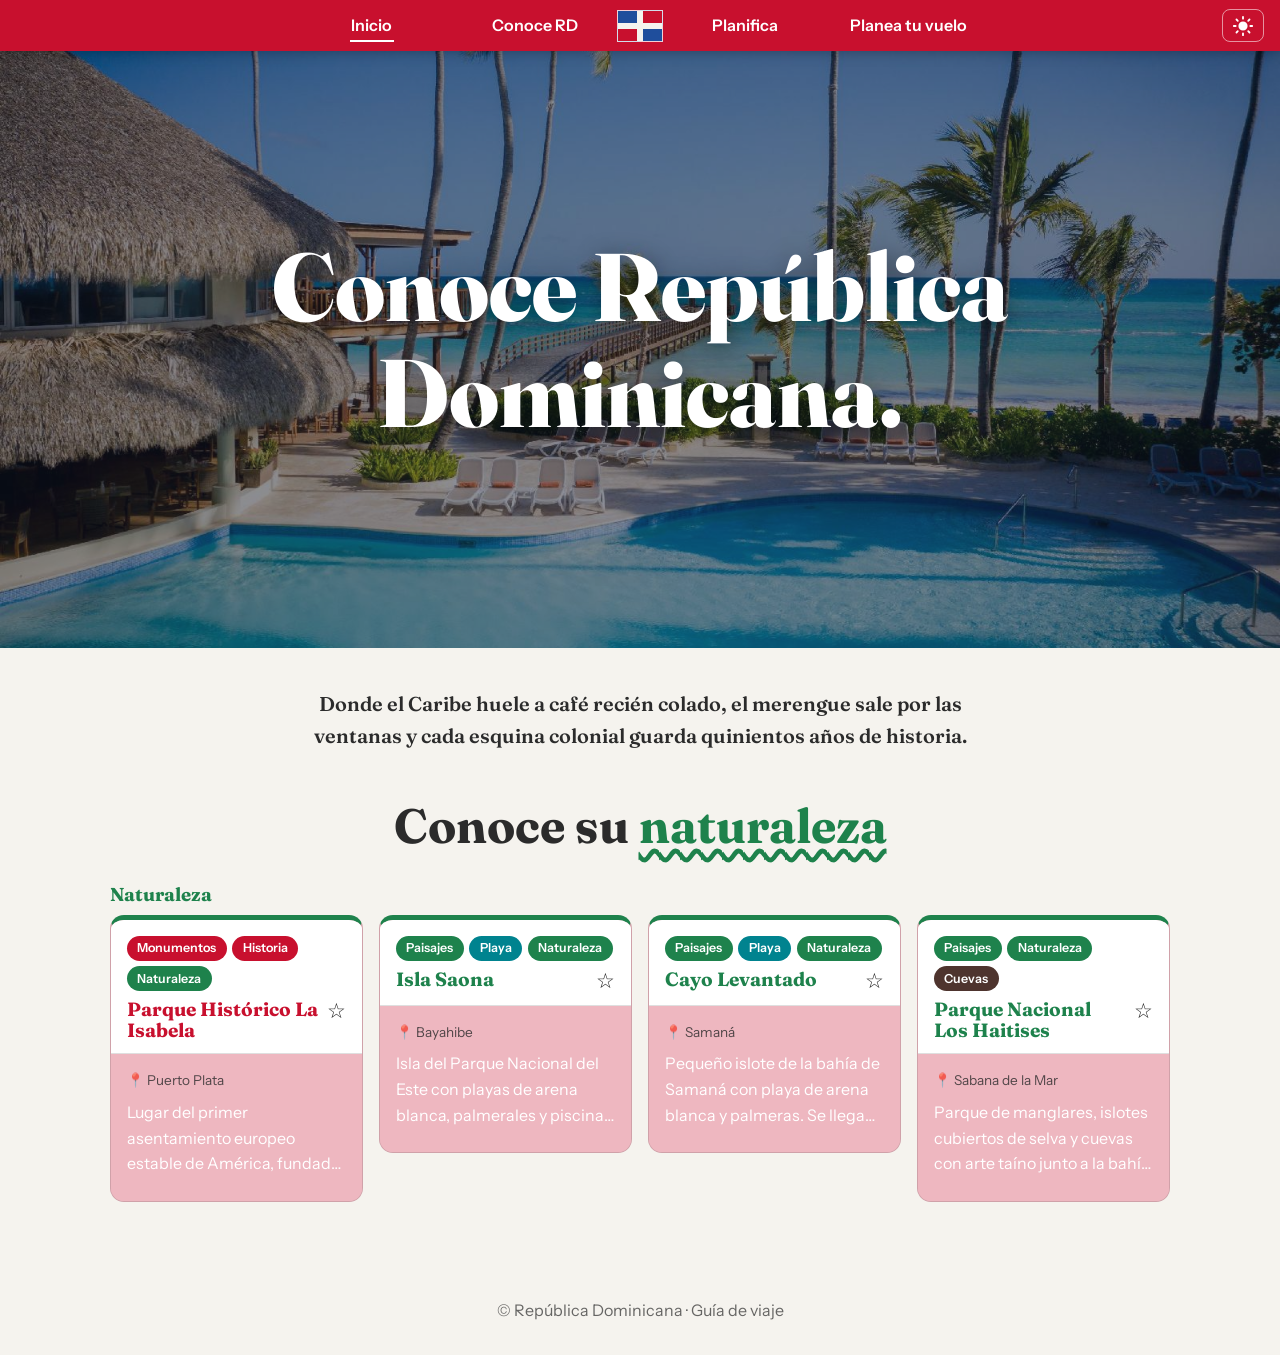
<file: index.html>
<!DOCTYPE html>
<html lang="es" data-theme="light">
<head>
  <meta charset="UTF-8">
  <meta name="viewport" content="width=device-width, initial-scale=1">
  <title>Conoce República Dominicana</title>
  <link rel="preconnect" href="https://fonts.googleapis.com">
  <link rel="preconnect" href="https://fonts.gstatic.com" crossorigin>
  <link href="https://fonts.googleapis.com/css2?family=Fraunces:wght@600;800&amp;family=Instrument+Sans:wght@400;600&amp;display=swap" rel="stylesheet">
  <link rel="stylesheet" href="css/styles.css">
  <script>document.documentElement.dataset.theme = localStorage.getItem('theme') || 'light'; document.documentElement.dataset.palette = localStorage.getItem('palette') || 'red';</script>
  <script src="js/app.js" defer></script>
</head>
<body data-page="inicio">
  <header id="topbar">
    <button id="burger" type="button" aria-label="Abrir menú">☰</button>
    <ul id="menu">
      <li><button type="button" class="logo" id="logo" aria-label="Cambiar colores de la página (rojo / azul)" title="Cambiar colores"><span class="flag"></span></button></li>
      <li><a href="index.html" data-nav="inicio">Inicio</a></li>
      <li><a href="conoce.html" data-nav="conoce">Conoce RD</a></li>
      <li><a href="planifica.html" data-nav="planifica">Planifica</a></li>
      <li><a href="https://www.booking.com/flights/" target="_blank" rel="noopener">Planea tu vuelo</a></li>
    </ul>
    <button id="theme" type="button" aria-label="Cambiar tema">🌙</button>
  </header>
  <div id="scrim"></div>

  <main>
    <section class="hero-banner">
      <img class="hero-img" src="./imagen/puntacana.jpg" alt="Playa de Punta Cana, República Dominicana" fetchpriority="high">
      <h1 class="hero-title">Conoce República Dominicana.</h1>
    </section>
    <p class="hero-intro">Donde el Caribe huele a café recién colado, el merengue sale por las ventanas y cada esquina colonial guarda quinientos años de historia.</p>

    <div class="wrap" id="inicio-pois-wrap" hidden>
      <h2 class="conoce">Conoce su <a href="conoce.html" class="rot" id="rot"></a></h2>
      <div id="previews"></div>
    </div>
  </main>

  <footer>© República Dominicana · Guía de viaje</footer>
</body>
</html>
</file>
<file: css/styles.css>
:root{
  --color-1:#C8102E; --color-2:#1F4E9C; --color-3:#F5F3EE; --color-4:#EEB7C0; --color-5:#2B2B2B; --color-6:#8FA6CE;
  --bg:var(--color-3); --text:var(--color-5); --surface:#fff; --accent:var(--color-1); --accent2:var(--color-2); --soft:var(--color-4); --line:rgba(43,43,43,.15);
  --bar:var(--color-1); --card-bg:var(--color-4); --f-head:'Fraunces',Georgia,serif; --f-body:'Instrument Sans',system-ui,sans-serif;
}
[data-theme=dark]{ --bg:var(--color-5); --text:var(--color-3); --surface:#363636; --accent:var(--color-4); --accent2:var(--color-6); --soft:var(--color-1); --line:rgba(245,243,238,.18); }
/* Paleta alternativa (se activa pulsando el logo): rojo <-> azul */
[data-palette=blue]{ --bar:var(--color-2); --accent:var(--color-2); --accent2:var(--color-1); --soft:var(--color-6); --card-bg:var(--color-6); }
[data-theme=dark][data-palette=blue]{ --accent:var(--color-6); --accent2:var(--color-4); --soft:var(--color-2); }
[hidden]{display:none!important}
*{box-sizing:border-box}
html{scroll-behavior:smooth}
body{margin:0;background:var(--bg);color:var(--text);font:400 1rem/1.6 var(--f-body);transition:background .4s,color .4s}
a{color:inherit}
h1,h2,h3{font-family:var(--f-head);line-height:1.1}
.wrap{max-width:1100px;margin:0 auto;padding:2rem 1.25rem}.narrow{max-width:620px}
:focus-visible{outline:3px solid var(--accent2);outline-offset:2px}

/* Menú */
#topbar{position:fixed;inset:0 0 auto 0;z-index:30;display:flex;justify-content:flex-start;align-items:center;gap:1rem;padding:.6rem 4.5rem .6rem 1rem;background:var(--bar);color:#fff;box-shadow:0 2px 12px rgba(0,0,0,.25);transition:transform .4s,background .4s}
#topbar :focus-visible{outline-color:#fff}
#topbar.hidden{transform:translateY(-110%)}
#menu{display:flex;align-items:center;gap:clamp(1rem,3vw,2.5rem);list-style:none;margin:0;padding:0}
#menu a{text-decoration:none;font-weight:600;color:#fff;padding:.3rem .1rem;border-bottom:2px solid transparent}
#menu a:hover,#menu a.on{border-color:#fff}
.flag{display:block;width:46px;height:32px;border:1px solid rgba(255,255,255,.8);background:linear-gradient(var(--color-3),var(--color-3)) center/100% 6px no-repeat,linear-gradient(var(--color-3),var(--color-3)) center/6px 100% no-repeat,conic-gradient(from 90deg at 50% 50%,var(--color-2) 0 25%,var(--color-1) 0 50%,var(--color-2) 0 75%,var(--color-1) 0)}
#burger{background:none;border:1px solid rgba(255,255,255,.55);color:#fff;border-radius:8px;font-size:1.2rem;padding:.25rem .6rem;cursor:pointer;display:none}
/* Botón de tema: icono blanco */
#theme{background:none;color:#fff;border:1px solid rgba(255,255,255,.55);border-radius:8px;padding:.3rem .55rem;cursor:pointer;position:absolute;right:1rem;display:grid;place-items:center}
#theme svg{width:22px;height:22px;display:block}
#scrim{display:none}
.logo{background:none;border:0;padding:0;cursor:pointer;display:block;transition:transform .2s}
.logo:hover{transform:scale(1.07)}

/* Inicio - Banner */
.hero-banner{
  position:relative;
  min-height:72vh;
  display:grid;
  place-items:center;
  text-align:center;
  padding:5rem 1.25rem 3rem;
  background:var(--color-2);
  isolation:isolate;
  overflow:hidden;
}
.hero-img{position:absolute;inset:0;width:100%;height:100%;object-fit:cover;object-position:center;z-index:-2}
.hero-banner::before{content:"";position:absolute;inset:0;background:rgba(15,23,42,.48);z-index:-1}
.hero-title{
  font-size:clamp(2.6rem,8vw,6rem);
  font-weight:800;
  margin:0;
  color:#FFFFFF;
  text-shadow:0 4px 24px rgba(0,0,0,.45);
  max-width:16ch;
  animation:rise 1s ease-out both;
}
.hero-intro{
  font-size:1.25rem;
  max-width:38em;
  margin:2.5rem auto 1rem;
  padding:0 1.25rem;
  text-align:center;
  font-family:var(--f-head);
  font-weight:600;
}

@keyframes rise{from{opacity:0;transform:translateY(20px)}}
.conoce{font-size:clamp(1.8rem,5vw,3rem);margin:0 0 1.5rem;text-align:center}
.rot{
  color:var(--tag-color, var(--accent));
  text-decoration:underline wavy;
  text-decoration-color:var(--tag-color, var(--soft));
  text-underline-offset:6px;
  transition:opacity .4s, color .4s;
}
.rot.out{opacity:0}
.prev{margin:2rem 0}.prev h3{margin:0 0 .6rem;color:var(--tag-color, inherit)}
.rail{display:grid;grid-template-columns:repeat(4,1fr);gap:1rem}

/* Tarjetas con header blanco y body con fondo dinámico según paleta */
.page-title{font-size:clamp(2.2rem,5vw,3.5rem);margin:3.5rem 0 2rem;text-align:center}
.sec{margin-bottom:3rem}.sec>h2{font-size:2rem;border-left:8px solid var(--cat-color, var(--accent));padding-left:.8rem}
.grid{display:grid;grid-template-columns:repeat(auto-fill,minmax(270px,1fr));gap:1.25rem}

.card{background:var(--card-bg);color:#2B2B2B;border:1px solid rgba(43,43,43,.15);border-top:5px solid var(--card-color, var(--line));border-radius:14px;overflow:hidden;display:flex;flex-direction:column;transition:background .4s}

.imgs{display:flex;overflow-x:auto;scroll-snap-type:x mandatory}
.imgs img{flex:0 0 100%;width:100%;height:170px;object-fit:cover;scroll-snap-align:start}

/* Header de la tarjeta con fondo blanco */
.card-header{background:#ffffff;color:#2B2B2B;padding:1rem 1rem .75rem;display:flex;flex-direction:column;gap:.5rem;border-bottom:1px solid var(--line)}
.card-header h3{margin:0;font-size:1.2rem;color:var(--title-color,#2B2B2B)}   /* color de la categoría (monumento, evento…) */

/* Body de la tarjeta con el fondo especificado por paleta */
.card .body{padding:1rem;display:flex;flex-direction:column;gap:.5rem;flex:1;position:relative;background:var(--card-bg)}

.tags{display:flex;flex-wrap:wrap;gap:.35rem}
.tag{font-size:.78rem;padding:.15rem .65rem;border-radius:99px;background:var(--pill-color, var(--soft));color:#fff;font-weight:600}

/* Texto de la descripción en color blanco */
.desc{margin:0;color:#ffffff;display:-webkit-box;-webkit-line-clamp:3;-webkit-box-orient:vertical;overflow:hidden}

/* Desplegable de cada POI (clic en la tarjeta o en "Ver más") */
.desc.open{-webkit-line-clamp:unset}
.card{cursor:pointer}
.grid,.rail{align-items:start}
.drop{display:grid;grid-template-rows:0fr;visibility:hidden;transition:grid-template-rows .3s ease,visibility 0s .3s}
.card.open .drop{grid-template-rows:1fr;visibility:visible;transition:grid-template-rows .3s ease,visibility 0s}
.drop-in{overflow:hidden;min-height:0;display:flex;flex-direction:column;gap:.6rem}
.card.open .drop-in{padding-top:.6rem;border-top:1px solid rgba(255,255,255,.4)}
.full{margin:0;color:#fff}
.drop .links{margin-top:0}

.when{font-size:.9rem;font-weight:600;color:var(--bar)}
.links{display:flex;justify-content:space-between;align-items:center;margin-top:auto;font-size:.9rem;font-weight:600}
.links a{color:var(--bar)}
.fav-btn{background:none;border:none;font-size:1.3rem;cursor:pointer;padding:0;transition:transform .2s;color:#2B2B2B}
.fav-btn:hover{transform:scale(1.2)}

.btn{background:var(--accent);color:#fff;border:0;border-radius:8px;padding:.55rem 1rem;font:600 .95rem var(--f-body);cursor:pointer}
.btn.alt{background:var(--accent2);color:#fff}
.more{background:none;border:0;color:var(--bar);font:600 .9rem var(--f-body);cursor:pointer;padding:0;text-align:left}
.sec>.btn{margin-top:1rem}

/* Planifica y Buscador Desplegable en Móvil */
#q,#fav-filter-select,.form input,.form select{width:100%;padding:.6rem;border-radius:8px;border:1px solid var(--line);background:var(--bg);color:var(--text);font:inherit}
.row{display:flex;gap:.5rem;flex-wrap:wrap}
.lista{list-style:none;padding:0;margin:0;max-height:45vh;overflow:auto}
.lista li{display:flex;gap:.6rem;align-items:center;padding:.5rem;border-bottom:1px solid var(--line);cursor:pointer}
.lista li:hover{background:var(--bg)}
.lista img{width:44px;height:44px;border-radius:8px;object-fit:cover}
#map{position:relative;z-index:0;height:min(70vh,620px);border-radius:14px;background:var(--surface);border:1px solid var(--line);display:grid;place-items:center;text-align:center;padding:1rem}
.note{font-size:.9rem;opacity:.8}
.res{background:var(--surface);border:1px solid var(--line);border-radius:12px;padding:1rem;margin-top:1rem;display:flex;align-items:center;justify-content:space-between;gap:1rem}
.res img{width:60px;height:60px;border-radius:8px;object-fit:cover}
footer{text-align:center;padding:2rem;opacity:.7}

main{padding-top:3.5rem}
.hero-banner{margin-top:-3.5rem}
#map.leaflet-container{display:block;padding:0}

/* Planifica: flecha en el borde izquierdo + panel del color del menú con el buscador */
:root{--sb-w:min(340px,86vw)}
#sidebar-plan{position:fixed;top:3.5rem;left:0;bottom:0;width:var(--sb-w);z-index:35;background:var(--bar);color:#fff;padding:1rem;display:flex;flex-direction:column;gap:.8rem;overflow-y:auto;box-shadow:4px 0 16px rgba(0,0,0,.3);transform:translateX(-105%);visibility:hidden;transition:transform .3s ease,visibility 0s .3s,background .4s}
body.sb-open #sidebar-plan{transform:none;visibility:visible;transition:transform .3s ease,visibility 0s,background .4s}
#sidebar-plan label{color:#fff}
#sidebar-plan .btn,#sidebar-plan .btn.alt{background:#fff;color:var(--bar)}
#sidebar-plan .lista li{border-bottom-color:rgba(255,255,255,.3)}
#sidebar-plan .lista li:hover{background:rgba(255,255,255,.18)}
#sidebar-plan :focus-visible{outline-color:#fff}
#sidebar-plan .note{color:#fff;opacity:.9}
#toggle-sidebar{position:fixed;left:0;top:50%;transform:translateY(-50%);z-index:36;width:2.1rem;height:4rem;display:grid;place-items:center;background:var(--bar);color:#fff;border:1px solid rgba(255,255,255,.6);border-left:0;border-radius:0 12px 12px 0;font-size:1.3rem;cursor:pointer;box-shadow:3px 0 10px rgba(0,0,0,.3);transition:left .3s ease,background .4s}
#toggle-sidebar span{display:block;transition:transform .3s}
body.sb-open #toggle-sidebar{left:var(--sb-w)}
body.sb-open #toggle-sidebar span{transform:rotate(180deg)}
#toggle-sidebar:focus-visible{outline-color:#fff}

@media (min-width:801px){
  #menu{flex:1}
  body[data-page=inicio] #topbar{padding-left:4.5rem}
  body[data-page=inicio] #menu{flex:0 1 700px;margin:0 auto;display:grid;grid-template-columns:1fr 1fr auto 1fr 1fr;gap:0;align-items:center;justify-items:center}
  body[data-page=inicio] #menu>li{grid-row:1}
  body[data-page=inicio] #menu>li:nth-child(1){grid-column:3}
  body[data-page=inicio] #menu>li:nth-child(2){grid-column:1}
  body[data-page=inicio] #menu>li:nth-child(3){grid-column:2}
  body[data-page=inicio] #menu>li:nth-child(4){grid-column:4}
  body[data-page=inicio] #menu>li:nth-child(5){grid-column:5}
}

/* Buscador de Conoce */
.filters{display:grid;gap:.9rem;background:var(--surface);border:1px solid var(--line);border-radius:14px;padding:1rem;margin-bottom:2rem}
.filters input,.filters select{width:100%;padding:.6rem;border-radius:8px;border:1px solid var(--line);background:var(--bg);color:var(--text);font:inherit}
[data-theme=dark] .filters input{color-scheme:dark}
.f-row{display:flex;flex-wrap:wrap;gap:.8rem}
.f-row label{display:grid;gap:.25rem;font-weight:600;font-size:.9rem;flex:1 1 160px}
.f-foot{display:flex;justify-content:space-between;align-items:center;gap:1rem}
#fcount{font-weight:600}
#fin{text-align:center;margin:2rem 0}
#sentinel{height:1px}
.city{font-size:.85rem;opacity:.8}

@media (max-width:900px){
  .rail{grid-template-columns:repeat(2,1fr)}
}
@media (max-width:800px){
  #topbar{justify-content:flex-start}
  #burger{display:block}
  #menu{position:fixed;top:0;left:0;bottom:0;width:260px;flex-direction:column;align-items:flex-start;gap:1.2rem;padding:4.5rem 1.5rem;background:var(--bar);transform:translateX(-105%);transition:transform .35s;z-index:41;box-shadow:4px 0 16px rgba(0,0,0,.3)}
  #menu.open{transform:none}
  #menu .logo{order:-1}
  #scrim.on{display:block;position:fixed;inset:0;background:rgba(0,0,0,.5);z-index:40}
}
@media (max-width:520px){.rail{grid-template-columns:1fr}}

/* Conoce: en pantallas muy pequeñas el buscador pasa a botón flotante + menú deslizante (derecha, color del menú) */
#toggle-filtros{display:none}
@media (max-width:600px){   /* <- cambia 600px para decidir cuándo se considera "muy pequeña" */
  body[data-page=conoce] #filtros{position:fixed;top:3.5rem;right:0;bottom:0;width:min(320px,88vw);z-index:36;margin:0;padding:1rem 1rem 5.5rem;border:0;border-radius:0;background:var(--bar);color:#fff;overflow-y:auto;align-content:start;box-shadow:-4px 0 16px rgba(0,0,0,.3);transform:translateX(105%);visibility:hidden;transition:transform .3s ease,visibility 0s .3s,background .4s}
  body.f-open[data-page=conoce] #filtros{transform:none;visibility:visible;transition:transform .3s ease,visibility 0s,background .4s}
  body[data-page=conoce] #filtros label{color:#fff}
  body[data-page=conoce] #filtros .btn,body[data-page=conoce] #filtros .btn.alt{background:#fff;color:var(--bar)}
  body[data-page=conoce] #filtros :focus-visible{outline-color:#fff}
  body[data-page=conoce] #toggle-filtros{display:grid;place-items:center;position:fixed;bottom:1.5rem;right:1.5rem;z-index:37;width:3.4rem;height:3.4rem;border-radius:50%;border:2px solid #fff;background:var(--bar);color:#fff;cursor:pointer;box-shadow:0 4px 12px rgba(0,0,0,.35);transition:background .4s}
  #toggle-filtros svg{width:24px;height:24px;grid-area:1/1}
  #toggle-filtros .ico-close{display:none}
  body.f-open #toggle-filtros .ico-search{display:none}
  body.f-open #toggle-filtros .ico-close{display:block}
  #toggle-filtros:focus-visible{outline-color:#fff}
}
@media (prefers-reduced-motion:reduce){*{animation:none!important;transition:none!important}}
</file>
